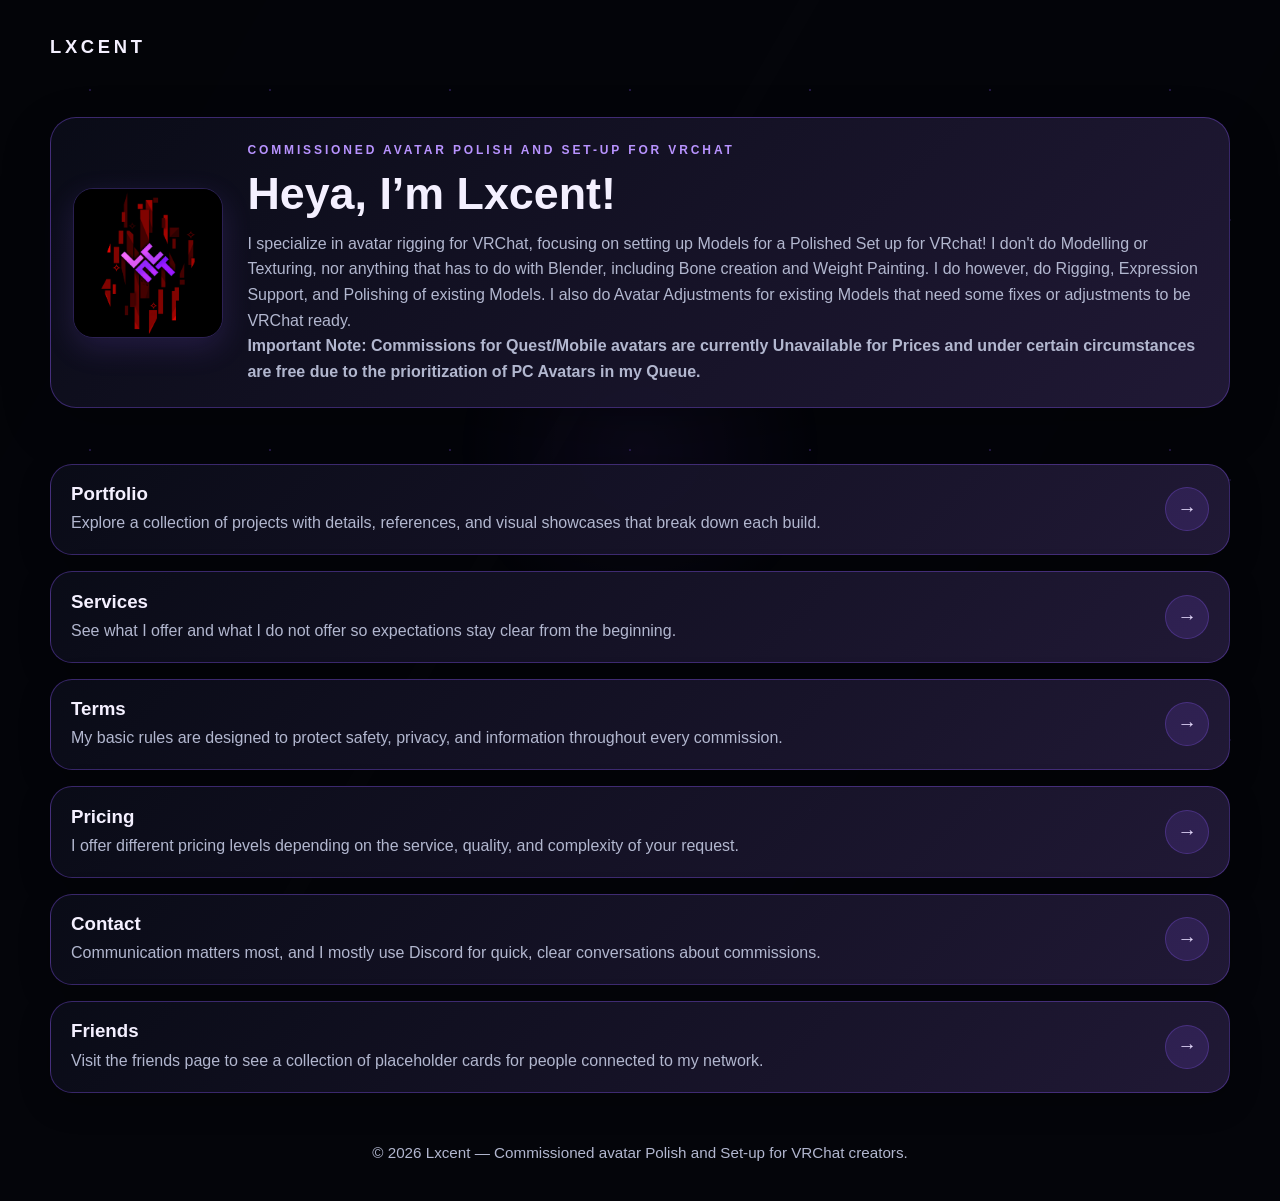
<file: index.html>
<!DOCTYPE html>
<html lang="en">
  <head>
    <meta charset="UTF-8" />
    <meta name="viewport" content="width=device-width, initial-scale=1.0" />
    <title>Lxcent | VRChat Avatar Feature Setup & Polish</title>
    <icon rel="icon" href="General Images/Banner by Kaede Koro with Watermark.png" />
    <meta
      name="description"
      content="Commission avatar polishing and set-up services for VRChat Models. Clean rigs, custom support, and polished results."
    />
    <link rel="stylesheet" href="style.css" />
    <script defer src="script.js"></script>
  </head>
  <body>
    <div class="stars-layer" aria-hidden="true"></div>

    <div class="page-shell">
      <header class="site-header">
        <a class="brand" href="index.html">Lxcent</a>
      </header>

      <main>
        <section class="hero intro-panel">
          <div class="profile-block">
            <img
              class="profile-image"
              src="General Images/Banner by Kaede Koro with Watermark.png"
              alt="Lxcent profile banner"
            />
            <div>
              <p class="eyebrow">Commissioned Avatar Polish and Set-up for VRChat</p>
              <h1>Heya, I’m Lxcent!</h1>
              <p>
                I specialize in avatar rigging for VRChat, focusing on setting up Models for a Polished Set up for VRchat! 
                I don't do Modelling or Texturing, nor anything that has to do with Blender, including Bone creation and Weight Painting. I do however, do Rigging, Expression Support, and Polishing of existing Models.
                I also do Avatar Adjustments for existing Models that need some fixes or adjustments to be VRChat ready.
              </p>

              <p><strong>
                Important Note: Commissions for Quest/Mobile avatars are currently Unavailable for Prices and under certain circumstances are free due to the prioritization of PC Avatars in my Queue.
              </p></strong> 
            </div>
          </div>
        </section>

        <section class="cards-grid">
          <a class="card-link" href="portfolio.html">
            <article class="card nav-card">
              <div>
                <h3>Portfolio</h3>
                <p>Explore a collection of projects with details, references, and visual showcases that break down each build.</p>
              </div>
              <span class="card-arrow">→</span>
            </article>
          </a>

          <a class="card-link" href="services.html">
            <article class="card nav-card">
              <div>
                <h3>Services</h3>
                <p>See what I offer and what I do not offer so expectations stay clear from the beginning.</p>
              </div>
              <span class="card-arrow">→</span>
            </article>
          </a>

          <a class="card-link" href="terms.html">
            <article class="card nav-card">
              <div>
                <h3>Terms</h3>
                <p>My basic rules are designed to protect safety, privacy, and information throughout every commission.</p>
              </div>
              <span class="card-arrow">→</span>
            </article>
          </a>

          <a class="card-link" href="pricing.html">
            <article class="card nav-card">
              <div>
                <h3>Pricing</h3>
                <p>I offer different pricing levels depending on the service, quality, and complexity of your request.</p>
              </div>
              <span class="card-arrow">→</span>
            </article>
          </a>

          <a class="card-link" href="contact.html">
            <article class="card nav-card">
              <div>
                <h3>Contact</h3>
                <p>Communication matters most, and I mostly use Discord for quick, clear conversations about commissions.</p>
              </div>
              <span class="card-arrow">→</span>
            </article>
          </a>

          <a class="card-link" href="friends.html">
            <article class="card nav-card">
              <div>
                <h3>Friends</h3>
                <p>Visit the friends page to see a collection of placeholder cards for people connected to my network.</p>
              </div>
              <span class="card-arrow">→</span>
            </article>
          </a>
        </section>
      </main>

      <footer class="site-footer">
        <p>© 2026 Lxcent — Commissioned avatar Polish and Set-up for VRChat creators.</p>
      </footer>
    </div>
  </body>
</html>
</file>
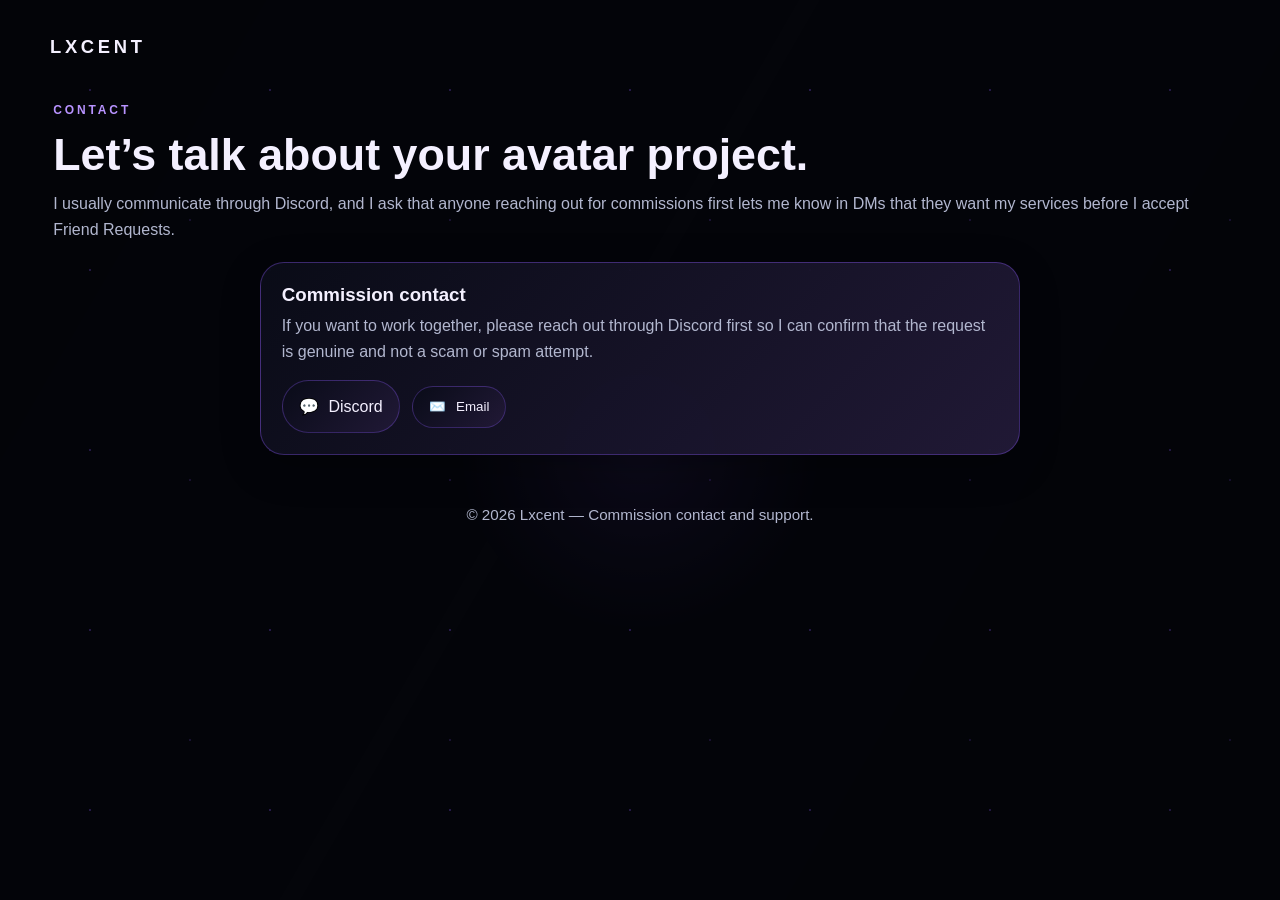
<file: contact.html>
<!DOCTYPE html>
<html lang="en">
  <head>
    <meta charset="UTF-8" />
    <meta name="viewport" content="width=device-width, initial-scale=1.0" />
    <title>Contact | Lxcent</title>
    <link rel="stylesheet" href="style.css" />
    <script defer src="script.js"></script>
  </head>
  <body>
    <div class="stars-layer" aria-hidden="true"></div>

    <div class="page-shell">
      <header class="site-header">
        <a class="brand" href="index.html">Lxcent</a>
      </header>

      <main class="page">
        <section class="page-intro">
          <p class="eyebrow">Contact</p>
          <h1>Let’s talk about your avatar project.</h1>
          <p>I usually communicate through Discord, and I ask that anyone reaching out for commissions first lets me know in DMs that they want my services before I accept Friend Requests.</p>
        </section>

        <section class="contact-card">
          <h3>Commission contact</h3>
          <p>If you want to work together, please reach out through Discord first so I can confirm that the request is genuine and not a scam or spam attempt.</p>
          <div class="contact-actions">
            <a class="icon-button discord-button" href="discord://discord.com/users/846015431164166184" aria-label="Open Discord profile">
              <span>💬</span>
              <span>Discord</span>
            </a>
            <button class="icon-button email-button" type="button" aria-label="Copy email address">
              <span>✉️</span>
              <span>Email</span>
            </button>
            <span class="copy-bubble" id="copy-bubble">contact.lxcent@gmail.com</span>
          </div>
        </section>
      </main>

      <footer class="site-footer">
        <p>© 2026 Lxcent — Commission contact and support.</p>
      </footer>
    </div>
  </body>
</html>
</file>
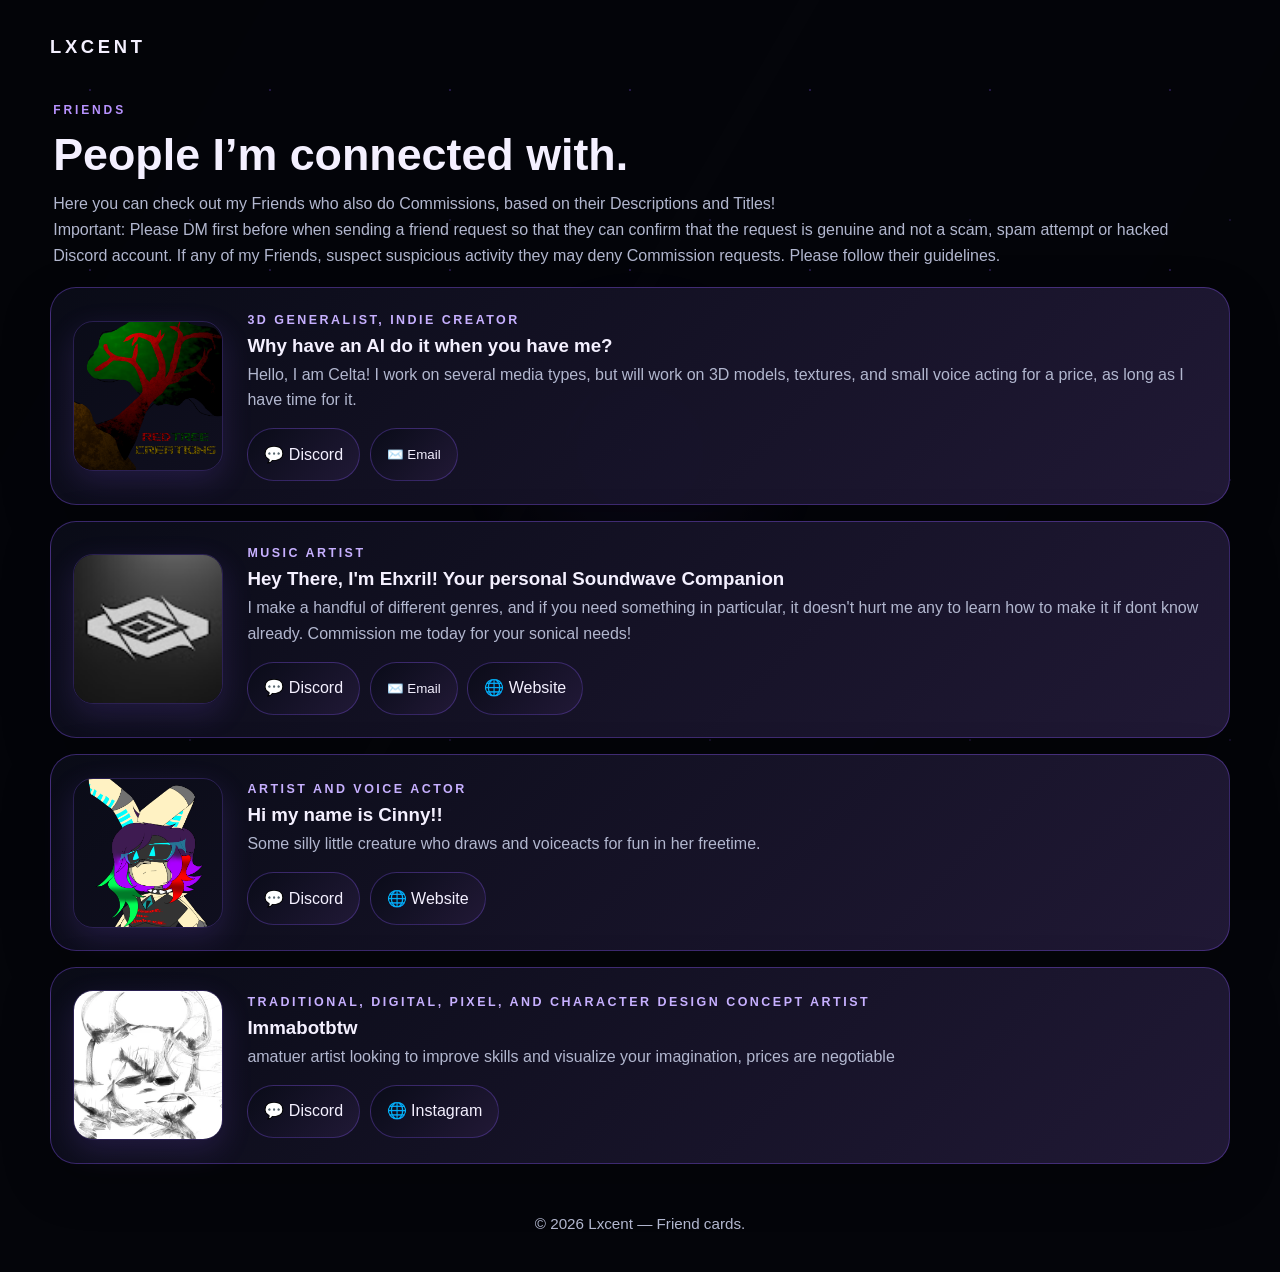
<file: friends.html>
<!DOCTYPE html>
<html lang="en">
  <head>
    <meta charset="UTF-8" />
    <meta name="viewport" content="width=device-width, initial-scale=1.0" />
    <title>Friends | Lxcent</title>
    <link rel="stylesheet" href="style.css" />
    <script defer src="script.js"></script>
  </head>
  <body>
    <div class="stars-layer" aria-hidden="true"></div>

    <div class="page-shell">
      <header class="site-header">
        <a class="brand" href="index.html">Lxcent</a>
      </header>

      <main class="page">
        <section class="page-intro">
          <p class="eyebrow">Friends</p>
          <h1>People I’m connected with.</h1>
          <p>Here you can check out my Friends who also do Commissions, based on their Descriptions and Titles!</p>
          <p>Important: Please DM first before when sending a friend request so that they can confirm that the request is genuine and not a scam, spam attempt or hacked Discord account. If any of my Friends, suspect suspicious activity they may deny Commission requests. Please follow their guidelines.</p>
        </section>

        <section class="friends-grid">
          <article class="profile-block friend-card">
            <img class="friend-avatar" src="General Images/RedTreeCreationsRemastered.png" alt="Celta profile placeholder" />
            <div class="friend-body">
              <p class="friend-title">3D Generalist, Indie Creator</p>
              <h3>Why have an AI do it when you have me?</h3>
              <p>Hello, I am Celta! I work on several media types, but will work on 3D models, textures, and small voice acting for a price, as long as I have time for it.</p>
              <div class="friend-actions">
                <a class="icon-button" href="discord://discord.com/users/1158609653618458635" aria-label="Open Discord profile">💬 Discord</a>
                <button class="icon-button email-button" type="button" data-email="redtreecreationsgeneral@gmail.com" aria-label="Copy email address">✉️ Email</button>
              </div>
            </div>
          </article>

          <article class="profile-block friend-card">
            <img class="friend-avatar" src="General Images/EhxrilTunes.jpg" alt="EhxrilTunes profile placeholder" />
            <div class="friend-body">
              <p class="friend-title">Music Artist</p>
              <h3>Hey There, I'm Ehxril! Your personal Soundwave Companion</h3>
              <p>I make a handful of different genres, and if you need something in particular, it doesn't hurt me any to learn how to make it if dont know already. Commission me today for your sonical needs!</p>
              <div class="friend-actions">
                <a class="icon-button" href="discord://discord.com/users/931483280988061756" aria-label="Open Discord profile">💬 Discord</a>
                <button class="icon-button email-button" type="button" data-email="Realehxril@gmail.com" aria-label="Copy email address">✉️ Email</button>
                <a class="icon-button" href="https://ehxril.github.io/www.ehxrilsworld.com/" target="_blank" rel="noopener noreferrer" aria-label="Open website">🌐 Website</a>
              </div>
            </div>
          </article>

          <article class="profile-block friend-card">
            <img class="friend-avatar" src="General Images/Cinnypfp.png" alt="Cinny profile placeholder" />
            <div class="friend-body">
              <p class="friend-title">Artist and Voice Actor</p>
              <h3>Hi my name is Cinny!!</h3>
              <p>Some silly little creature who draws and voiceacts for fun in her freetime.</p>
              <div class="friend-actions">
                <a class="icon-button" href="discord://discord.com/users/530157609639084032" aria-label="Open Discord profile">💬 Discord</a>
                <a class="icon-button" href="https://cinnyjester399.straw.page/" target="_blank" rel="noopener noreferrer" aria-label="Open website">🌐 Website</a>
              </div>
            </div>
          </article>

          <article class="profile-block friend-card">
            <img class="friend-avatar" src="General Images/Immabotbtw.png" alt="Immabotbtw profile placeholder" />
            <div class="friend-body">
              <p class="friend-title">Traditional, Digital, Pixel, and Character Design Concept Artist</p>
              <h3>Immabotbtw</h3>
              <p>amatuer artist looking to improve skills and visualize your imagination, prices are negotiable</p>
              <div class="friend-actions">
                <a class="icon-button" href="discord://discord.com/users/904489655972536320" aria-label="Open Discord profile">💬 Discord</a>
                <a class="icon-button" href="https://www.instagram.com/bot.artz?igsh=NTc4MTIwNjQ2YQ%3D%3D&utm_source=qr" target="_blank" rel="noopener noreferrer" aria-label="Open website">🌐 Instagram</a>
              </div>
            </div>
          </article>

        </section>
      </main>

      <footer class="site-footer">
        <p>© 2026 Lxcent — Friend cards.</p>
      </footer>
    </div>
  </body>
</html>
</file>
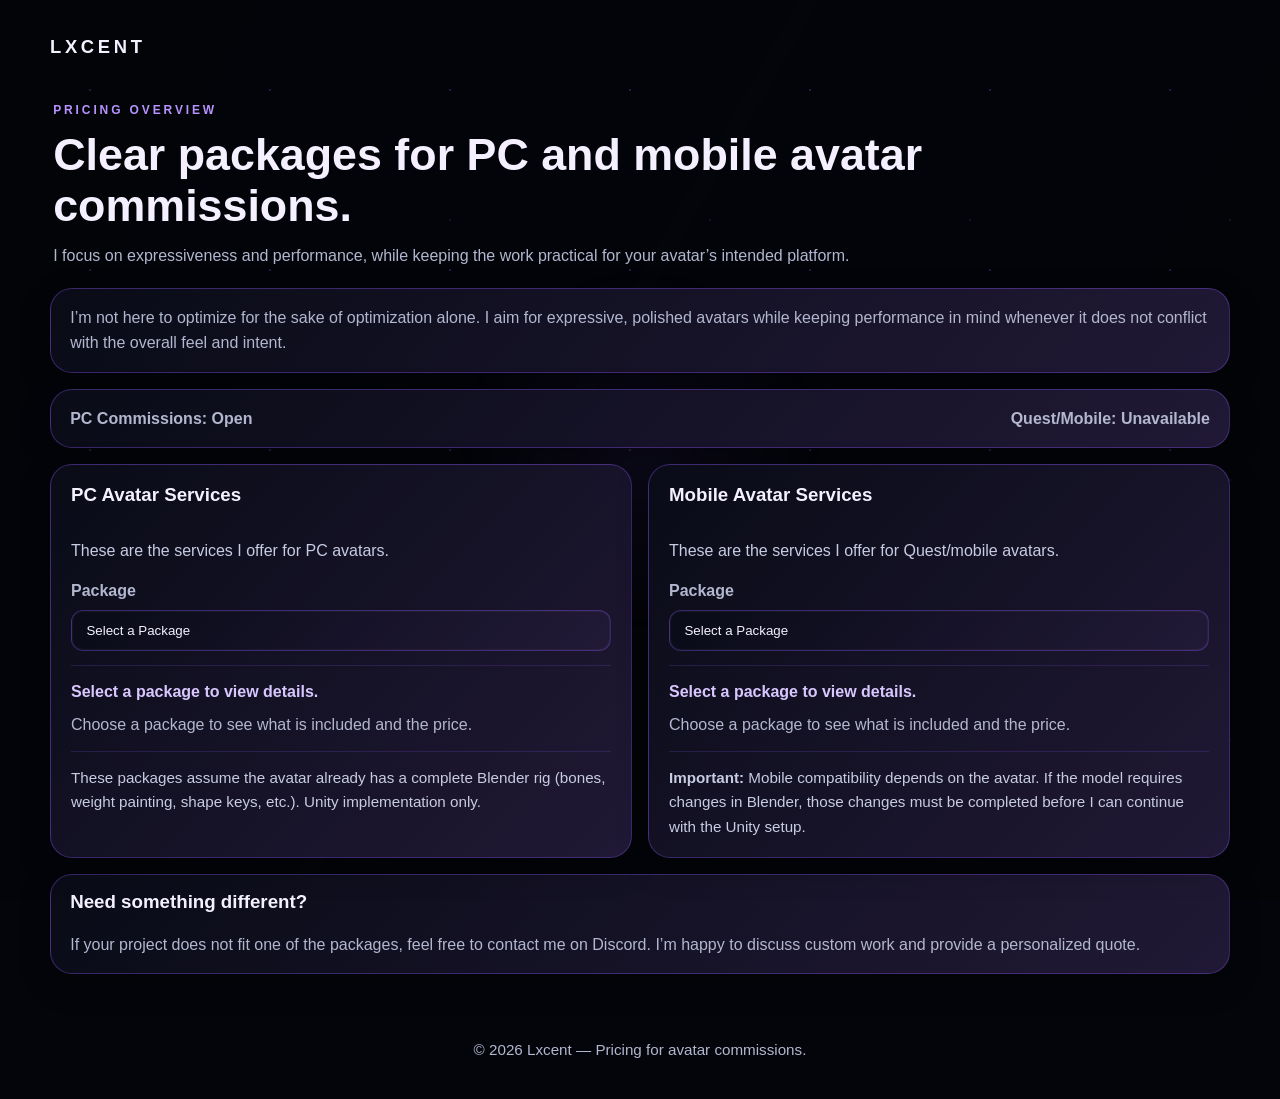
<file: pricing.html>
<!DOCTYPE html>
<html lang="en">
  <head>
    <meta charset="UTF-8" />
    <meta name="viewport" content="width=device-width, initial-scale=1.0" />
    <title>Pricing | Lxcent</title>
    <link rel="stylesheet" href="style.css" />
    <script defer src="script.js"></script>
  </head>
  <body>
    <div class="stars-layer" aria-hidden="true"></div>

    <div class="page-shell">
      <header class="site-header">
        <a class="brand" href="index.html">Lxcent</a>
      </header>

      <main class="page">
        <section class="page-intro">
          <p class="eyebrow">Pricing overview</p>
          <h1>Clear packages for PC and mobile avatar commissions.</h1>
          <p>I focus on expressiveness and performance, while keeping the work practical for your avatar’s intended platform.</p>
        </section>

        <section class="note-card">
          <p>I’m not here to optimize for the sake of optimization alone. I aim for expressive, polished avatars while keeping performance in mind whenever it does not conflict with the overall feel and intent.</p>
        </section>

        <section class="status-note">
          <p><strong>PC Commissions: Open</strong></p>
          <p><strong>Quest/Mobile: Unavailable</strong></p>
        </section>

        <section class="pricing-two-column">
          <article class="price-card pricing-panel">
            <h3>PC Avatar Services</h3>
            <p class="panel-description">These are the services I offer for PC avatars.</p>

            <label class="package-select">
              <span>Package</span>
              <select class="package-dropdown" data-panel="pc">
                <option value="default">Select a Package</option>
                <option value="essential-pc">Essential (PC Package)</option>
                <option value="enhanced-pc">Enhanced (PC Package)</option>
                <option value="complete-pc">Complete (PC Package)</option>
              </select>
            </label>

            <div class="package-details" data-package="default">
              <h4>Select a package to view details.</h4>
              <p class="package-placeholder">Choose a package to see what is included and the price.</p>
            </div>

            <div class="package-details" data-package="essential-pc" hidden>
              <h4>Essential (PC Package)</h4>
              <ul>
                <li>Avatar setup ✔</li>
                <li>Physbones ✔</li>
                <li>Colliders ✔</li>
                <li>Expression Menu ✔</li>
                <li>Parameters ✔</li>
                <li>Upload configuration ✔</li>
              </ul>
              <ul class="negative-list">
                <li>Audiolink ✖</li>
                <li>Animated Emissions ✖</li>
                <li>Advanced Toggles ✖</li>
                <li>Contacts ✖</li>
                <li>GoGoLoco ✖</li>
                <li>Custom Simple Animations ✖</li>
              </ul>
              <p class="price">20€</p>
            </div>

            <div class="package-details" data-package="enhanced-pc" hidden>
              <h4>Enhanced (PC Package)</h4>
              <ul>
                <li>Everything from Essential ✔</li>
                <li>Texture Routing ✔</li>
                <li>Poiyomi setup ✔</li>
                <li>Static Emissions ✔</li>
                <li>GoGoLoco setup ✔</li>
                <li>Custom Hand Gestures ✔</li>
                <li>Basic material adjustments ✔</li>
                <li>Basic toggles ✔</li>
                <li>Basic contacts ✔</li>
                <li>Basic optimization (Client Specific) ✔</li>
              </ul>
              <ul class="negative-list">
                <li>Audiolink ✖</li>
                <li>Voice-reactive effects ✖</li>
                <li>Advanced Animator System ✖</li>
                <li>Complex material swapping ✖</li>
              </ul>
              <p class="price">40€</p>
            </div>

            <div class="package-details" data-package="complete-pc" hidden>
              <h4>Complete (PC Package)</h4>
              <ul>
                <li>Everything from Enhanced ✔</li>
                <li>Audiolink ✔</li>
                <li>Voice-reactive emissions ✔</li>
                <li>Color-changing emissions ✔</li>
                <li>Blend trees ✔</li>
                <li>Advanced animator controllers ✔</li>
                <li>Advanced toggles ✔</li>
                <li>Contacts ✔</li>
                <li>Basic non-humanoid animations ✔</li>
                <li>Performance reviews ✔</li>
                <li>Optimization versus expressiveness ✔</li>
                <li>Constant testing and updates ✔</li>
                <li>Small scale static Humanoid Animations ✔</li>
              </ul>
              <p class="price">70-80€</p>
            </div>

            <p class="package-footnote">These packages assume the avatar already has a complete Blender rig (bones, weight painting, shape keys, etc.). Unity implementation only.</p>
          </article>

          <article class="price-card pricing-panel">
            <h3>Mobile Avatar Services</h3>
            <p class="panel-description">These are the services I offer for Quest/mobile avatars.</p>

            <label class="package-select">
              <span>Package</span>
              <select class="package-dropdown" data-panel="mobile">
                <option value="default">Select a Package</option>
                <option value="essential-mobile">Essential (Quest Package)</option>
                <option value="enhanced-mobile">Enhanced (Quest Package)</option>
                <option value="complete-mobile">Complete (Quest Package)</option>
              </select>
            </label>

            <div class="package-details" data-package="default">
              <h4>Select a package to view details.</h4>
              <p class="package-placeholder">Choose a package to see what is included and the price.</p>
            </div>

            <div class="package-details" data-package="essential-mobile" hidden>
              <h4>Essential (Quest Package)</h4>
              <ul>
                <li>Quest upload/setup ✔</li>
                <li>Required components ✔</li>
                <li>Basic materials ✔</li>
                <li>Basic testing ✔</li>
              </ul>
              <p class="price">Unavailable</p>
            </div>

            <div class="package-details" data-package="enhanced-mobile" hidden>
              <h4>Enhanced (Quest Package)</h4>
              <ul>
                <li>Everything from Essential ✔</li>
                <li>Shader conversion ✔</li>
                <li>Basic performance reviews ✔</li>
                <li>Minor hierarchy cleanup ✔</li>
              </ul>
              <p class="price">Unavailable</p>
            </div>

            <div class="package-details" data-package="complete-mobile" hidden>
              <h4>Complete (Quest Package)</h4>
              <ul>
                <li>Everything from Enhanced ✔</li>
                <li>Mobile expression menu setup ✔</li>
                <li>Mobile Physbones ✔</li>
                <li>Quest-compatible toggles ✔</li>
                <li>Performance-conscious adjustments ✔</li>
                <li>Constant testing ✔</li>
              </ul>
              <p class="price">Unavailable</p>
            </div>

            <p class="package-footnote"><strong>Important:</strong> Mobile compatibility depends on the avatar. If the model requires changes in Blender, those changes must be completed before I can continue with the Unity setup.</p>
          </article>
        </section>

        <section class="note-card custom-note">
          <h3>Need something different?</h3>
          <p>If your project does not fit one of the packages, feel free to contact me on Discord. I’m happy to discuss custom work and provide a personalized quote.</p>
        </section>
      </main>

      <footer class="site-footer">
        <p>© 2026 Lxcent — Pricing for avatar commissions.</p>
      </footer>
    </div>
  </body>
</html>
</file>
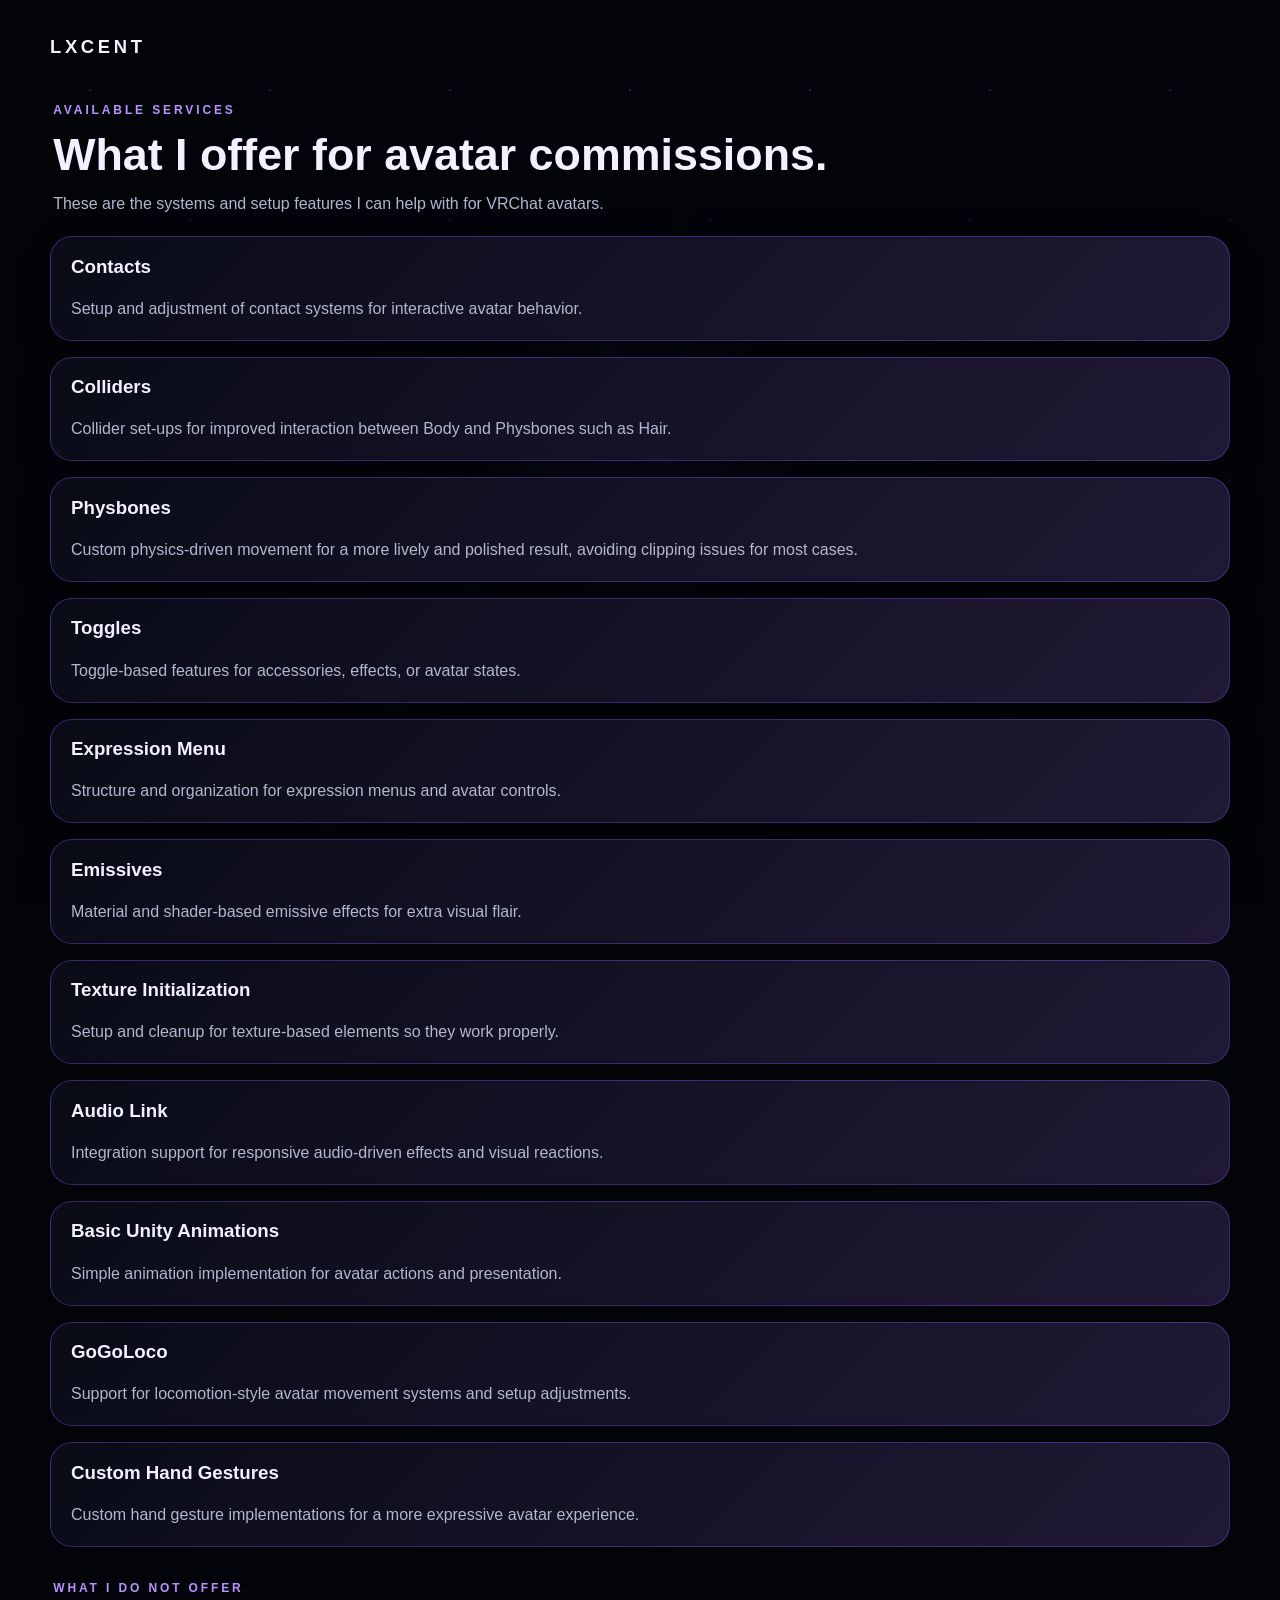
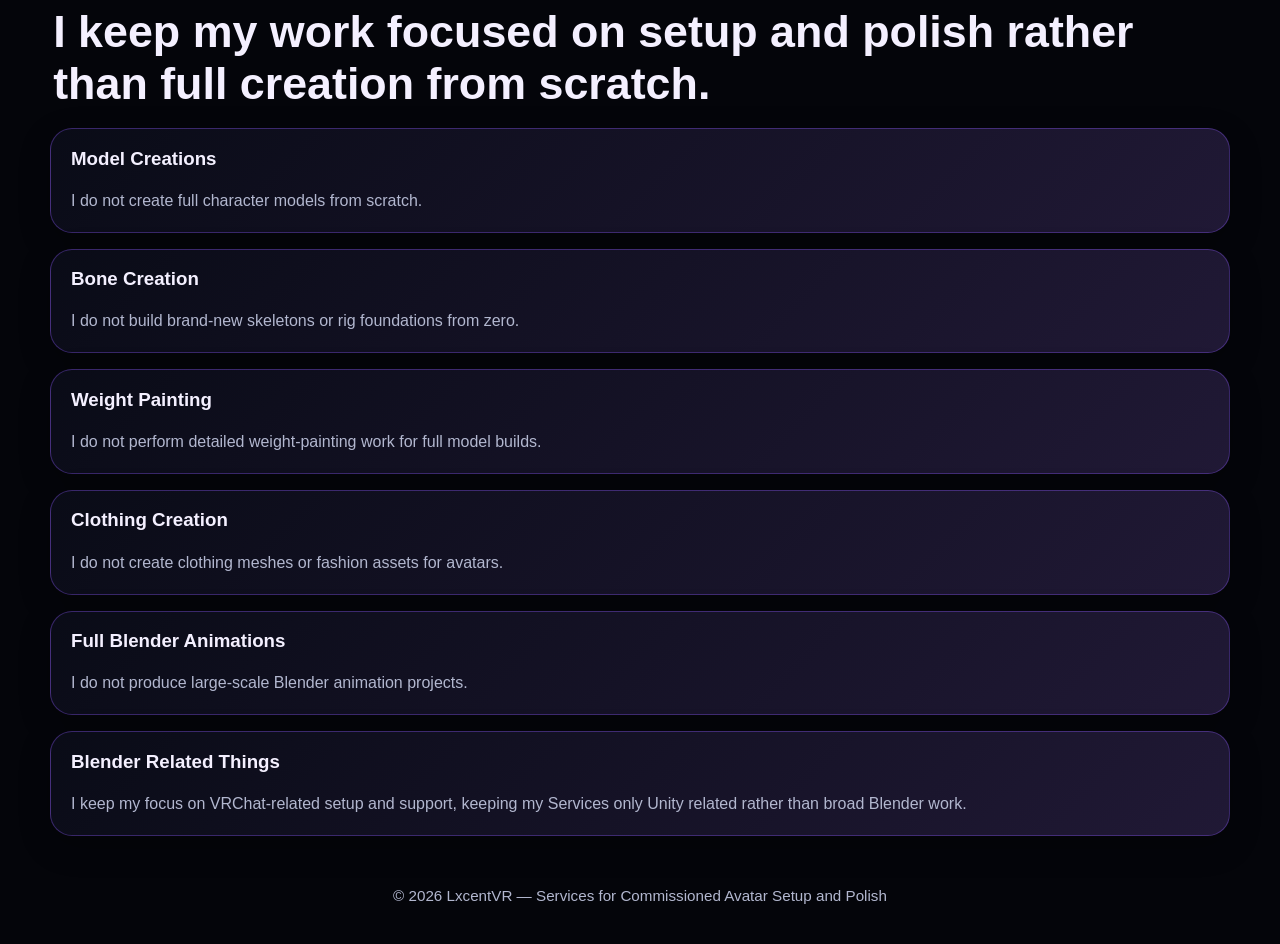
<file: services.html>
<!DOCTYPE html>
<html lang="en">
  <head>
    <meta charset="UTF-8" />
    <meta name="viewport" content="width=device-width, initial-scale=1.0" />
    <title>Services | Lxcent</title>
    <link rel="stylesheet" href="style.css" />
    <script defer src="script.js"></script>
  </head>
  <body>
    <div class="stars-layer" aria-hidden="true"></div>

    <div class="page-shell">
      <header class="site-header">
        <a class="brand" href="index.html">Lxcent</a>
      </header>

      <main class="page">
        <section class="page-intro">
          <p class="eyebrow">Available services</p>
          <h1>What I offer for avatar commissions.</h1>
          <p>These are the systems and setup features I can help with for VRChat avatars.</p>
        </section>

        <section class="cards-grid service-grid">
          <article class="card">
            <h3>Contacts</h3>
            <p>Setup and adjustment of contact systems for interactive avatar behavior.</p>
          </article>
          <article class="card">
            <h3>Colliders</h3>
            <p>Collider set-ups for improved interaction between Body and Physbones such as Hair.</p>
          </article>
          <article class="card">
            <h3>Physbones</h3>
            <p>Custom physics-driven movement for a more lively and polished result, avoiding clipping issues for most cases.</p>
          </article>
          <article class="card">
            <h3>Toggles</h3>
            <p>Toggle-based features for accessories, effects, or avatar states.</p>
          </article>
          <article class="card">
            <h3>Expression Menu</h3>
            <p>Structure and organization for expression menus and avatar controls.</p>
          </article>
          <article class="card">
            <h3>Emissives</h3>
            <p>Material and shader-based emissive effects for extra visual flair.</p>
          </article>
          <article class="card">
            <h3>Texture Initialization</h3>
            <p>Setup and cleanup for texture-based elements so they work properly.</p>
          </article>
          <article class="card">
            <h3>Audio Link</h3>
            <p>Integration support for responsive audio-driven effects and visual reactions.</p>
          </article>
          <article class="card">
            <h3>Basic Unity Animations</h3>
            <p>Simple animation implementation for avatar actions and presentation.</p>
          </article>
          <article class="card">
            <h3>GoGoLoco</h3>
            <p>Support for locomotion-style avatar movement systems and setup adjustments.</p>
          </article>
          <article class="card">
            <h3>Custom Hand Gestures</h3>
            <p>Custom hand gesture implementations for a more expressive avatar experience.</p>
          </article>
        </section>

        <section class="page-intro lower-section">
          <p class="eyebrow">What I do not offer</p>
          <h1>I keep my work focused on setup and polish rather than full creation from scratch.</h1>
        </section>

        <section class="cards-grid service-grid">
          <article class="card">
            <h3>Model Creations</h3>
            <p>I do not create full character models from scratch.</p>
          </article>
          <article class="card">
            <h3>Bone Creation</h3>
            <p>I do not build brand-new skeletons or rig foundations from zero.</p>
          </article>
          <article class="card">
            <h3>Weight Painting</h3>
            <p>I do not perform detailed weight-painting work for full model builds.</p>
          </article>
          <article class="card">
            <h3>Clothing Creation</h3>
            <p>I do not create clothing meshes or fashion assets for avatars.</p>
          </article>
          <article class="card">
            <h3>Full Blender Animations</h3>
            <p>I do not produce large-scale Blender animation projects.</p>
          </article>
          <article class="card">
            <h3>Blender Related Things</h3>
            <p>I keep my focus on VRChat-related setup and support, keeping my Services only Unity related rather than broad Blender work.</p>
          </article>
        </section>
      </main>

      <footer class="site-footer">
        <p>© 2026 LxcentVR — Services for Commissioned Avatar Setup and Polish</p>
      </footer>
    </div>
  </body>
</html>
</file>
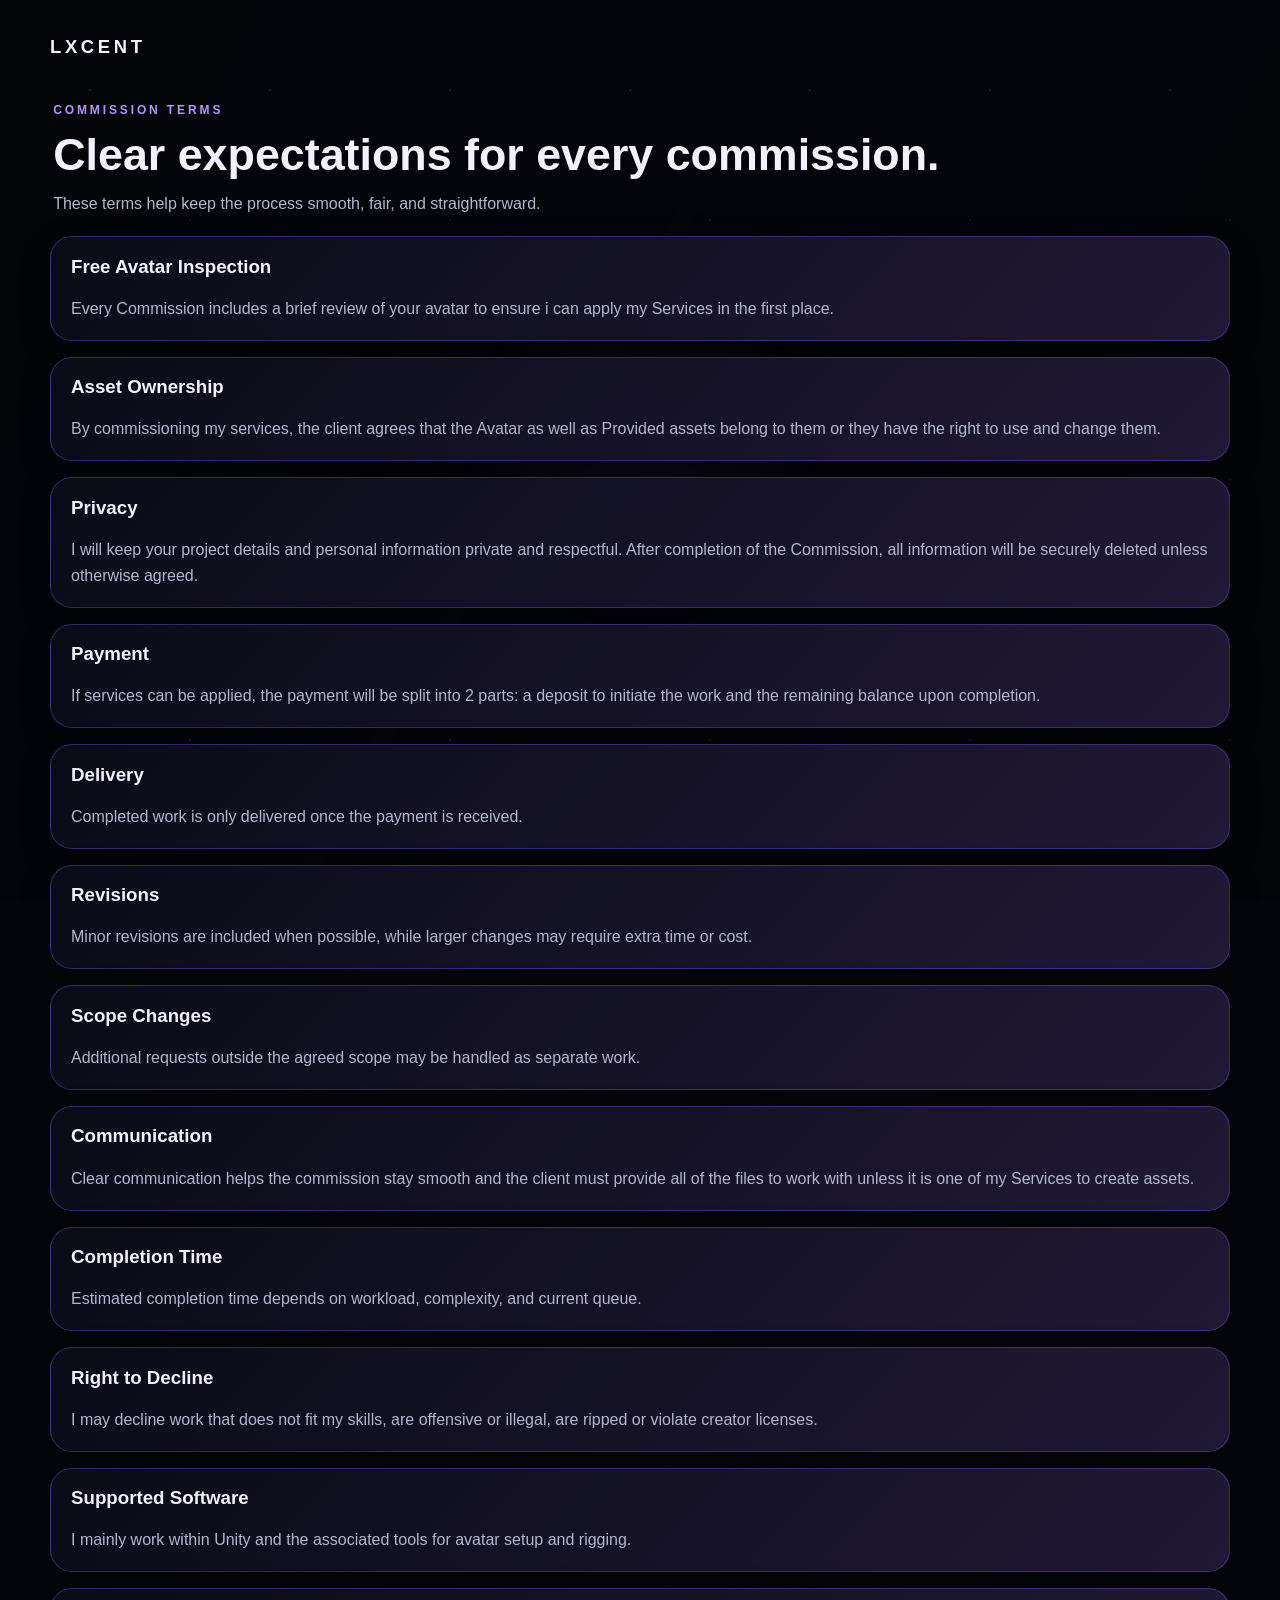
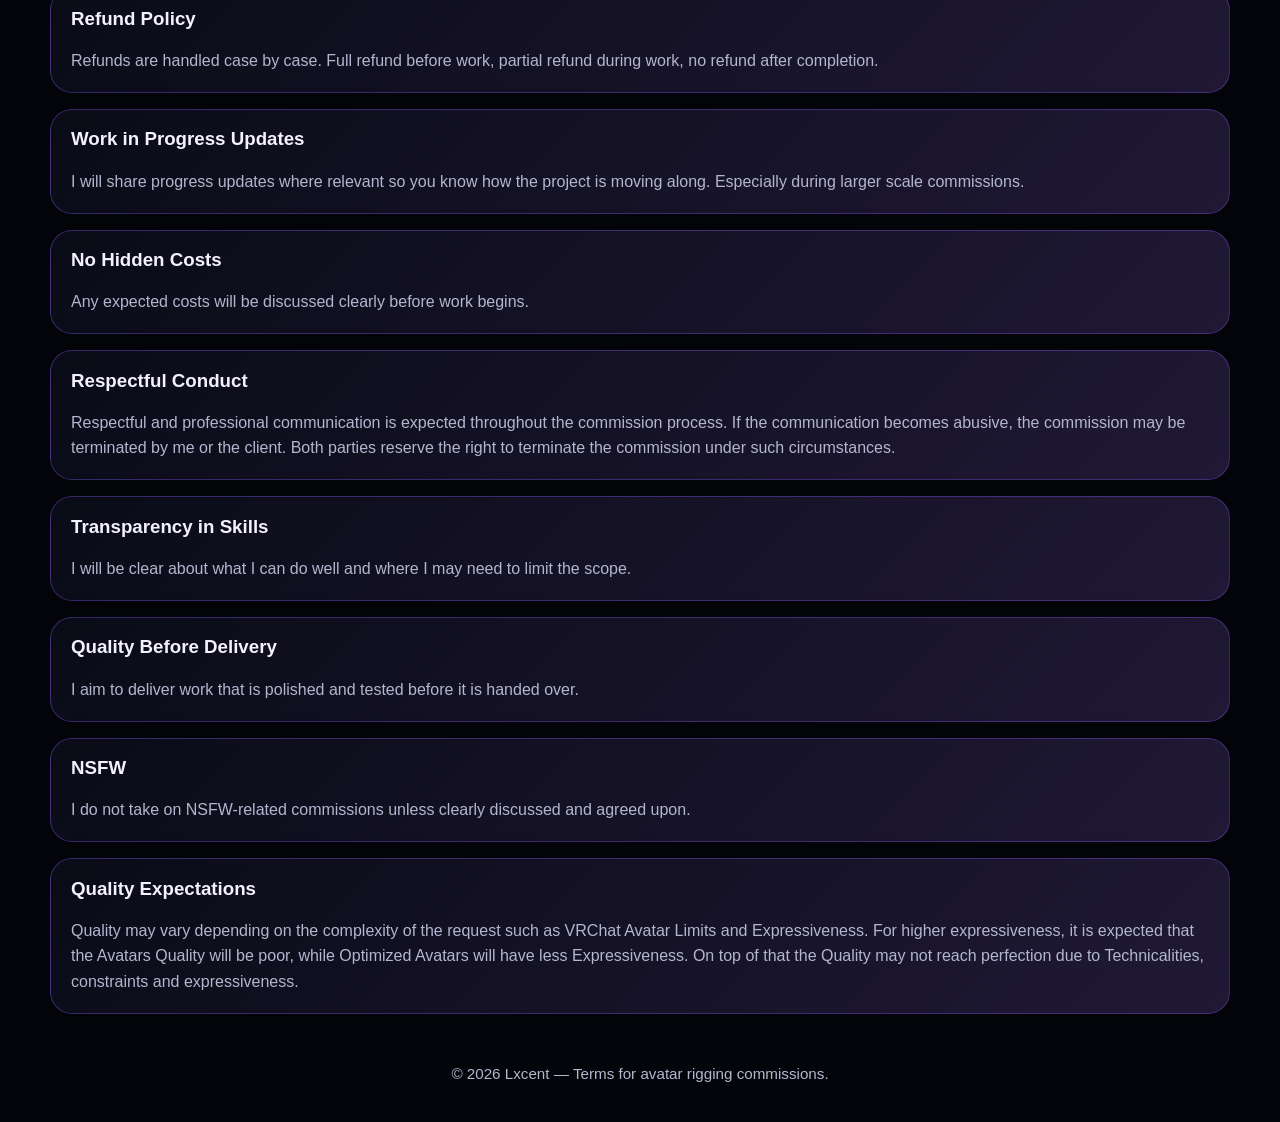
<file: terms.html>
<!DOCTYPE html>
<html lang="en">
  <head>
    <meta charset="UTF-8" />
    <meta name="viewport" content="width=device-width, initial-scale=1.0" />
    <title>Terms | Lxcent</title>
    <link rel="stylesheet" href="style.css" />
    <script defer src="script.js"></script>
  </head>
  <body>
    <div class="stars-layer" aria-hidden="true"></div>

    <div class="page-shell">
      <header class="site-header">
        <a class="brand" href="index.html">Lxcent</a>
      </header>

      <main class="page">
        <section class="page-intro">
          <p class="eyebrow">Commission terms</p>
          <h1>Clear expectations for every commission.</h1>
          <p>These terms help keep the process smooth, fair, and straightforward.</p>
        </section>

        <section class="cards-grid service-grid">
          <article class="card">
            <h3>Free Avatar Inspection</h3>
            <p>Every Commission includes a brief review of your avatar to ensure i can apply my Services in the first place.</p>
          </article>
          <article class="card">
            <h3>Asset Ownership</h3>
            <p>By commissioning my services, the client agrees that the Avatar as well as Provided assets belong to them or they have the right to use and change them.</p>
          </article>
          <article class="card">
            <h3>Privacy</h3>
            <p>I will keep your project details and personal information private and respectful. After completion of the Commission, all information will be securely deleted unless otherwise agreed.</p>
          </article>
          <article class="card">
            <h3>Payment</h3>
            <p>If services can be applied, the payment will be split into 2 parts: a deposit to initiate the work and the remaining balance upon completion.</p>
          </article>
          <article class="card">
            <h3>Delivery</h3>
            <p>Completed work is only delivered once the payment is received.</p>
          </article>
          <article class="card">
            <h3>Revisions</h3>
            <p>Minor revisions are included when possible, while larger changes may require extra time or cost.</p>
          </article>
          <article class="card">
            <h3>Scope Changes</h3>
            <p>Additional requests outside the agreed scope may be handled as separate work.</p>
          </article>
          <article class="card">
            <h3>Communication</h3>
            <p>Clear communication helps the commission stay smooth and the client must provide all of the files to work with unless it is one of my Services to create assets.</p>
          </article>
          <article class="card">
            <h3>Completion Time</h3>
            <p>Estimated completion time depends on workload, complexity, and current queue.</p>
          </article>
          <article class="card">
            <h3>Right to Decline</h3>
            <p>I may decline work that does not fit my skills, are offensive or illegal, are ripped or violate creator licenses.</p>
          </article>
          <article class="card">
            <h3>Supported Software</h3>
            <p>I mainly work within Unity and the associated tools for avatar setup and rigging.</p>
          </article>
          <article class="card">
            <h3>Refund Policy</h3>
            <p>Refunds are handled case by case. Full refund before work, partial refund during work, no refund after completion.</p>
          </article>
          <article class="card">
            <h3>Work in Progress Updates</h3>
            <p>I will share progress updates where relevant so you know how the project is moving along. Especially during larger scale commissions.</p>
          </article>
          <article class="card">
            <h3>No Hidden Costs</h3>
            <p>Any expected costs will be discussed clearly before work begins.</p>
          </article>
          <article class="card">
            <h3>Respectful Conduct</h3>
            <p>Respectful and professional communication is expected throughout the commission process. If the communication becomes abusive, the commission may be terminated by me or the client. Both parties reserve the right to terminate the commission under such circumstances.</p>
          </article>
          <article class="card">
            <h3>Transparency in Skills</h3>
            <p>I will be clear about what I can do well and where I may need to limit the scope.</p>
          </article>
          <article class="card">
            <h3>Quality Before Delivery</h3>
            <p>I aim to deliver work that is polished and tested before it is handed over.</p>
          </article>
          <article class="card">
            <h3>NSFW</h3>
            <p>I do not take on NSFW-related commissions unless clearly discussed and agreed upon.</p>
          </article>
          <article class="card">
            <h3>Quality Expectations</h3>
            <p>Quality may vary depending on the complexity of the request such as VRChat Avatar Limits and Expressiveness. For higher expressiveness, it is expected that the Avatars Quality will be poor, while Optimized Avatars will have less Expressiveness. On top of that the Quality may not reach perfection due to Technicalities, constraints and expressiveness.</p>
          </article>
        </section>
      </main>

      <footer class="site-footer">
        <p>© 2026 Lxcent — Terms for avatar rigging commissions.</p>
      </footer>
    </div>
  </body>
</html>
</file>
<file: style.css>
:root {
  --bg: #04050a;
  --panel: rgba(255, 255, 255, 0.05);
  --panel-hover: rgba(255, 255, 255, 0.1);
  --text: #f4f0ff;
  --muted: #b2b7cf;
  --accent: #8c5bff;
  --accent-soft: rgba(140, 91, 255, 0.25);
  --border: rgba(140, 91, 255, 0.24);
  --pointer-x: 50vw;
  --pointer-y: 50vh;
  --star-brightness: 0.35;
}

* {
  box-sizing: border-box;
}

html {
  scroll-behavior: smooth;
}

body {
  margin: 0;
  font-family: "Segoe UI", Tahoma, Geneva, Verdana, sans-serif;
  color: var(--text);
  line-height: 1.6;
  background: var(--bg);
  min-height: 100vh;
  padding: 0 0.8rem;
}

body::before {
  content: "";
  position: fixed;
  inset: 0;
  background:
    radial-gradient(circle at var(--pointer-x) var(--pointer-y), rgba(140, 91, 255, 0.18), transparent 24%),
    radial-gradient(circle, rgba(140, 91, 255, 0.72) 1px, transparent 1.2px),
    radial-gradient(circle, rgba(140, 91, 255, 0.45) 1px, transparent 1.3px);
  background-size: auto, 180px 180px, 260px 260px;
  background-position: 0 0, 0 0, 60px 90px;
  opacity: calc(0.24 + var(--star-brightness) * 0.35);
  pointer-events: none;
  z-index: -2;
}

body::after {
  content: "";
  position: fixed;
  inset: 0;
  background: linear-gradient(120deg, rgba(0, 0, 0, 0.15), transparent 45%, rgba(0, 0, 0, 0.2));
  pointer-events: none;
  z-index: -1;
}

img {
  max-width: 100%;
  display: block;
}

.page-shell {
  width: min(1180px, 100%);
  margin: 0 auto;
  padding: 1rem 0 2rem;
}

.site-header {
  display: flex;
  justify-content: space-between;
  align-items: center;
  padding: 1rem 0 1.5rem;
}

.brand {
  font-size: 1.15rem;
  font-weight: 700;
  letter-spacing: 0.2em;
  text-transform: uppercase;
  color: var(--text);
  text-decoration: none;
}

main {
  padding-bottom: 2rem;
}

.hero {
  padding: 1rem 0 2rem;
}

.intro-panel {
  padding: 2rem 0 2.5rem;
}

.profile-block {
  display: flex;
  align-items: center;
  gap: 1.5rem;
  background: linear-gradient(135deg, rgba(10, 12, 24, 0.95), rgba(34, 26, 56, 0.95));
  border: 1px solid rgba(140, 91, 255, 0.35);
  border-radius: 26px;
  padding: 1.4rem;
  box-shadow: 0 18px 50px rgba(0, 0, 0, 0.22);
}

.profile-image {
  width: 150px;
  height: 150px;
  object-fit: cover;
  border-radius: 20px;
  border: 1px solid var(--border);
  box-shadow: 0 10px 30px rgba(140, 91, 255, 0.16);
}

.eyebrow {
  color: #b893ff;
  letter-spacing: 0.24em;
  text-transform: uppercase;
  font-size: 0.75rem;
  font-weight: 700;
  margin: 0 0 0.5rem;
}

h1,
h2,
h3 {
  line-height: 1.15;
  margin-top: 0;
}

h1 {
  font-size: clamp(2rem, 3.6vw, 2.8rem);
  margin-bottom: 0.7rem;
}

p {
  margin: 0;
  color: var(--muted);
}

.cards-grid,
.pricing-grid {
  display: grid;
  gap: 1rem;
  margin-top: 1rem;
  width: 100%;
}

.cards-grid {
  grid-template-columns: 1fr;
}

.card-link {
  text-decoration: none;
  color: inherit;
}

.card,
.price-card,
.contact-form {
  position: relative;
  background: linear-gradient(135deg, rgba(10, 12, 24, 0.95), rgba(34, 26, 56, 0.95));
  border: 1px solid rgba(140, 91, 255, 0.35);
  border-radius: 22px;
  padding: 1.15rem 1.25rem;
  box-shadow: 0 10px 32px rgba(0, 0, 0, 0.24);
  transition: transform 0.25s ease, border-color 0.25s ease, background-color 0.25s ease, box-shadow 0.25s ease;
}

.card:hover,
.price-card:hover,
.contact-form:hover,
.project-card:hover {
  transform: translateY(-5px);
  border-color: #c6a9ff;
  background: rgba(0, 0, 0, 0);
  box-shadow: 0 12px 45px rgba(140, 91, 255, 0.16);
}

.nav-card {
  display: flex;
  justify-content: space-between;
  align-items: center;
  gap: 1rem;
}

.nav-card h3 {
  margin-bottom: 0.35rem;
}

.card-arrow {
  display: inline-flex;
  width: 44px;
  height: 44px;
  align-items: center;
  justify-content: center;
  border-radius: 50%;
  background: rgba(140, 91, 255, 0.15);
  color: #e7dcff;
  font-size: 1.2rem;
  border: 1px solid rgba(140, 91, 255, 0.28);
  transition: background-color 0.25s ease, color 0.25s ease;
}

.card-link:hover .card-arrow {
  background: rgba(140, 91, 255, 0.35);
  color: white;
}

.page {
  padding: 1rem 0 2rem;
}

.page-intro {
  margin-bottom: 1.2rem;
  padding: 0 0.2rem;
}

.lower-section {
  margin-top: 2rem;
}

.portfolio-grid {
  grid-template-columns: 1fr;
}

.project-card {
  overflow: hidden;
  padding: 0;
}

.project-card img {
  width: 100%;
  height: 230px;
  object-fit: cover;
  border-bottom: 1px solid var(--border);
}

.project-content {
  padding: 1rem 1.2rem 1.2rem;
}

.price-card.featured {
  border-color: #c6a9ff;
}

.note-card,
.status-note {
  background: linear-gradient(135deg, rgba(10, 12, 24, 0.95), rgba(34, 26, 56, 0.95));
  border: 1px solid rgba(140, 91, 255, 0.35);
  border-radius: 22px;
  padding: 1rem 1.2rem;
  margin-bottom: 1rem;
  box-shadow: 0 10px 32px rgba(0, 0, 0, 0.24);
}

.status-note {
  display: flex;
  justify-content: space-between;
  gap: 1rem;
  flex-wrap: wrap;
}

.pricing-two-column {
  display: grid;
  grid-template-columns: repeat(2, minmax(0, 1fr));
  gap: 1rem;
  margin-bottom: 1rem;
}

.pricing-panel {
  display: flex;
  flex-direction: column;
  gap: 0.9rem;
}

.panel-description {
  color: #c7cce3;
}

.package-select {
  display: grid;
  gap: 0.35rem;
  color: var(--muted);
  font-weight: 600;
}

.package-select select {
  width: 100%;
  border: 1px solid rgba(140, 91, 255, 0.35);
  border-radius: 12px;
  padding: 0.75rem 0.9rem;
  background: linear-gradient(135deg, rgba(10, 12, 24, 0.95), rgba(34, 26, 56, 0.95));
  color: var(--text);
  box-shadow: inset 0 0 0 1px rgba(255, 255, 255, 0.04);
  -moz-appearance: none;
  -webkit-appearance: none;
  appearance: none;
  color-scheme: dark;
}

.package-select select:focus {
  outline: none;
  border-color: #c6a9ff;
  box-shadow: 0 0 0 2px rgba(140, 91, 255, 0.25);
}

.package-select select option {
  background: #120f1f;
  color: var(--text);
}

.package-details {
  padding: 0.8rem 0;
  border-top: 1px solid rgba(140, 91, 255, 0.18);
  border-bottom: 1px solid rgba(140, 91, 255, 0.18);
}

.package-details h4 {
  margin: 0 0 0.5rem;
  color: #d8c7ff;
}

.package-details ul {
  padding-left: 1rem;
  margin: 0 0 0.6rem;
  color: var(--muted);
}

.negative-list {
  color: #ffbdbd;
}

.package-footnote {
  font-size: 0.95rem;
  color: #c7cce3;
}

.price {
  font-size: 1.8rem;
  font-weight: 700;
  color: #c6a9ff;
  margin: 0.25rem 0 0.4rem;
}

.custom-note {
  margin-top: 0.5rem;
}

.contact-card {
  background: linear-gradient(135deg, rgba(10, 12, 24, 0.95), rgba(34, 26, 56, 0.95));
  border: 1px solid rgba(140, 91, 255, 0.35);
  border-radius: 24px;
  padding: 1.3rem;
  box-shadow: 0 12px 40px rgba(0, 0, 0, 0.24);
  max-width: 760px;
  margin: 0 auto;
}

.friends-grid {
  display: flex;
  flex-direction: column;
  gap: 1rem;
  margin-top: 1rem;
  width: 100%;
}

.friend-card {
  width: 100%;
  display: flex;
  align-items: center;
  gap: 1.5rem;
  background: linear-gradient(135deg, rgba(10, 12, 24, 0.95), rgba(34, 26, 56, 0.95));
  border: 1px solid rgba(140, 91, 255, 0.35);
  border-radius: 26px;
  padding: 1.4rem;
  box-shadow: 0 18px 50px rgba(0, 0, 0, 0.22);
}

.friend-avatar {
  width: 150px;
  height: 150px;
  object-fit: cover;
  border-radius: 20px;
  border: 1px solid var(--border);
  box-shadow: 0 10px 30px rgba(140, 91, 255, 0.16);
  flex-shrink: 0;
}

.friend-body {
  display: flex;
  flex-direction: column;
  flex: 1;
  min-width: 0;
}

.friend-body h3 {
  margin-bottom: 0.35rem;
}

.friend-title {
  letter-spacing: 0.2em;
  text-transform: uppercase;
  color: #c7b0ff;
  font-size: 0.78rem;
  font-weight: 700;
  margin-bottom: 0.25rem;
}

.friend-actions {
  display: flex;
  flex-wrap: wrap;
  gap: 0.6rem;
  margin-top: 0.95rem;
}

.contact-card h3 {
  margin-bottom: 0.5rem;
}

.contact-actions {
  display: flex;
  flex-wrap: wrap;
  gap: 0.8rem;
  align-items: center;
  margin-top: 1rem;
  position: relative;
}

.icon-button {
  display: inline-flex;
  align-items: center;
  gap: 0.6rem;
  border-radius: 999px;
  padding: 0.8rem 1rem;
  border: 1px solid rgba(140, 91, 255, 0.3);
  background: linear-gradient(135deg, rgba(10, 12, 24, 0.95), rgba(34, 26, 56, 0.95));
  color: var(--text);
  text-decoration: none;
  cursor: pointer;
  transition: transform 0.2s ease, background-color 0.2s ease;
}

.icon-button:hover {
  transform: translateY(-2px);
  background: rgb(0, 0, 0);
  border-color: #c7adff;
  box-shadow: 0 0 0 1px rgba(231, 220, 255, 0.4), 0 0 18px rgba(140, 91, 255, 0.24);
}

.copy-bubble {
  display: inline-flex;
  align-items: center;
  padding: 0.6rem 0.8rem;
  border-radius: 999px;
  background: rgba(255, 255, 255, 0.08);
  border: 1px solid rgba(140, 91, 255, 0.2);
  color: #e6dcff;
  opacity: 0;
  transform: translateY(8px);
  pointer-events: none;
  transition: opacity 0.2s ease, transform 0.2s ease;
}

.copy-bubble.visible {
  opacity: 1;
  transform: translateY(0);
}

label {
  display: grid;
  gap: 0.35rem;
  color: var(--muted);
  font-weight: 600;
}

input,
textarea {
  width: 100%;
  border: 1px solid var(--border);
  border-radius: 12px;
  padding: 0.8rem 0.9rem;
  background: rgba(255, 255, 255, 0.04);
  color: var(--text);
}

input::placeholder,
textarea::placeholder {
  color: #7c85a3;
}

.site-footer {
  padding: 1rem 0 0.25rem;
  color: var(--muted);
  text-align: center;
  font-size: 0.95rem;
}

.stars-layer {
  position: fixed;
  inset: 0;
  pointer-events: none;
  z-index: -1;
}

@media (max-width: 860px) {
  .profile-block,
  .contact-layout,
  .pricing-two-column {
    grid-template-columns: 1fr;
    display: grid;
  }

  .profile-image {
    width: 100%;
    height: 220px;
  }

  .friend-card {
    flex-direction: column;
    align-items: flex-start;
  }

  .friend-avatar {
    width: 100%;
    max-width: 180px;
    height: 180px;
  }

  .site-header {
    justify-content: center;
  }

  body {
    padding: 0 0.6rem;
  }
}
</file>
